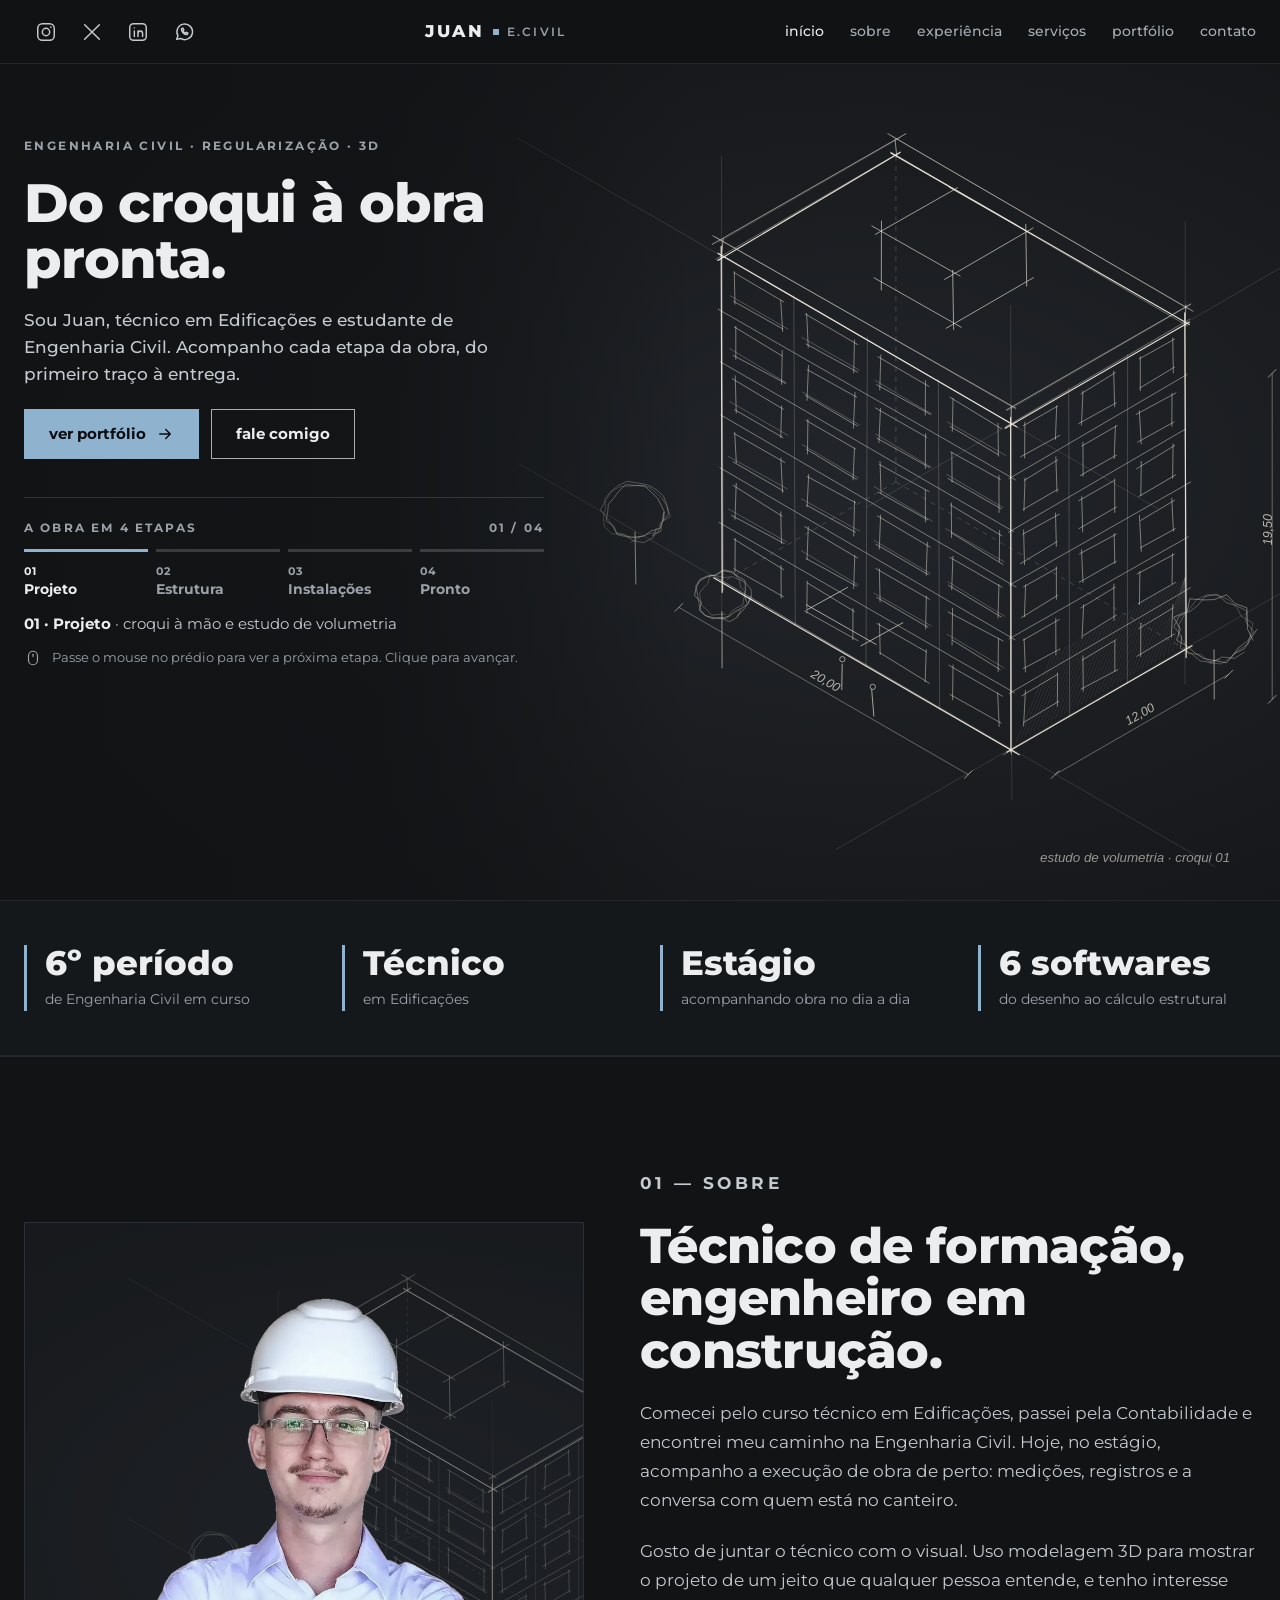
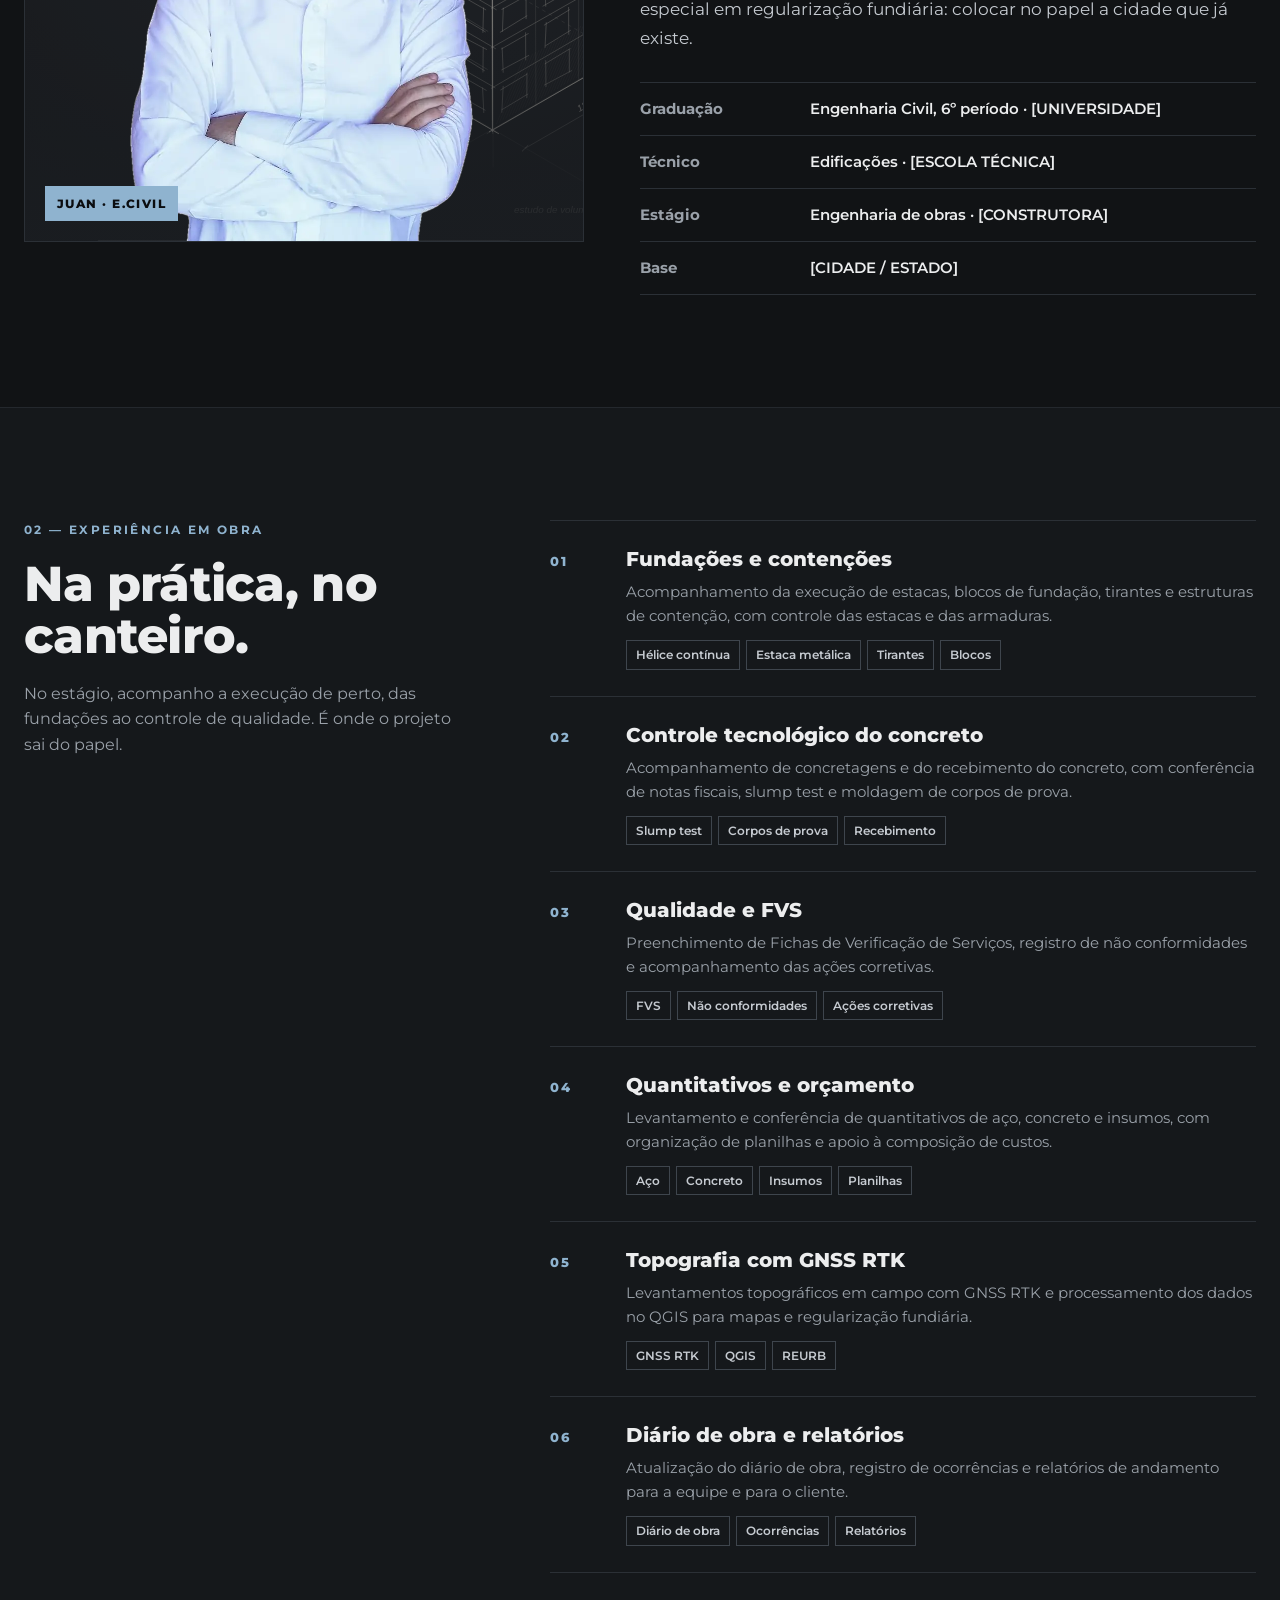
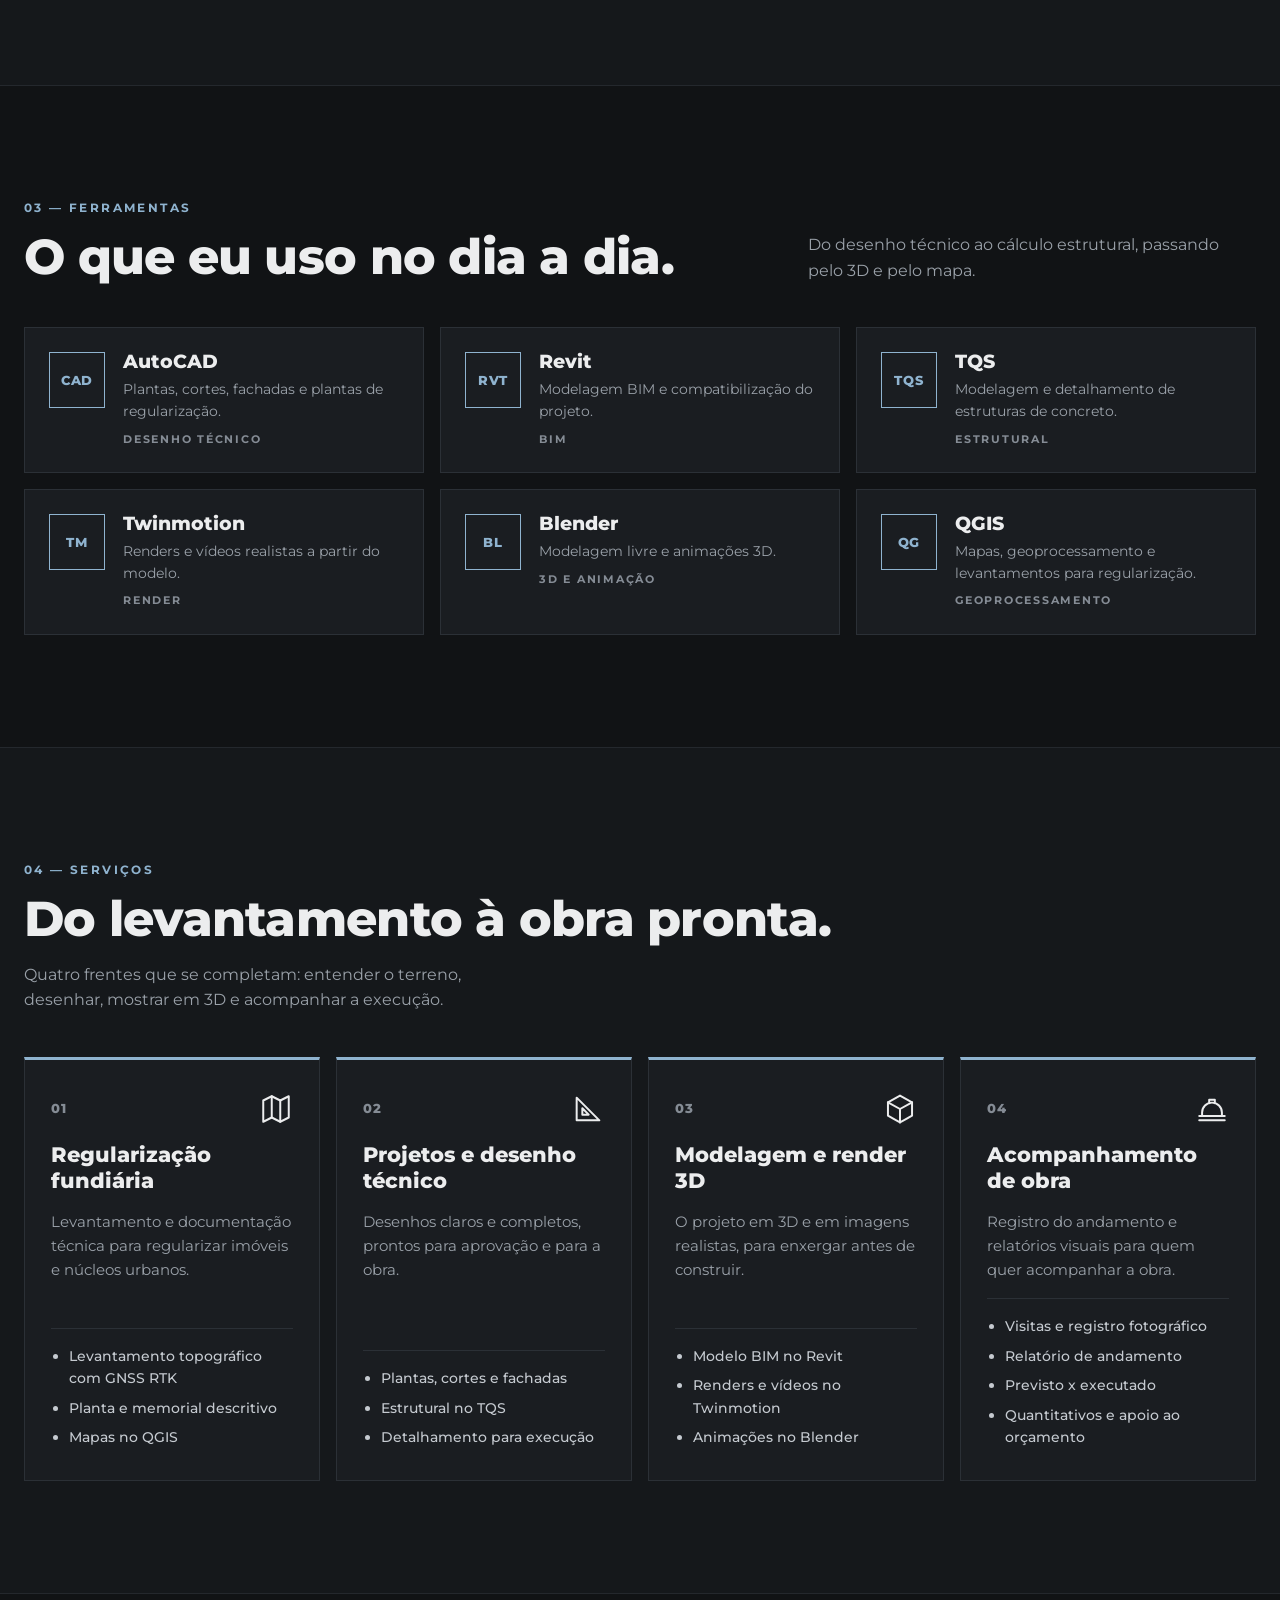
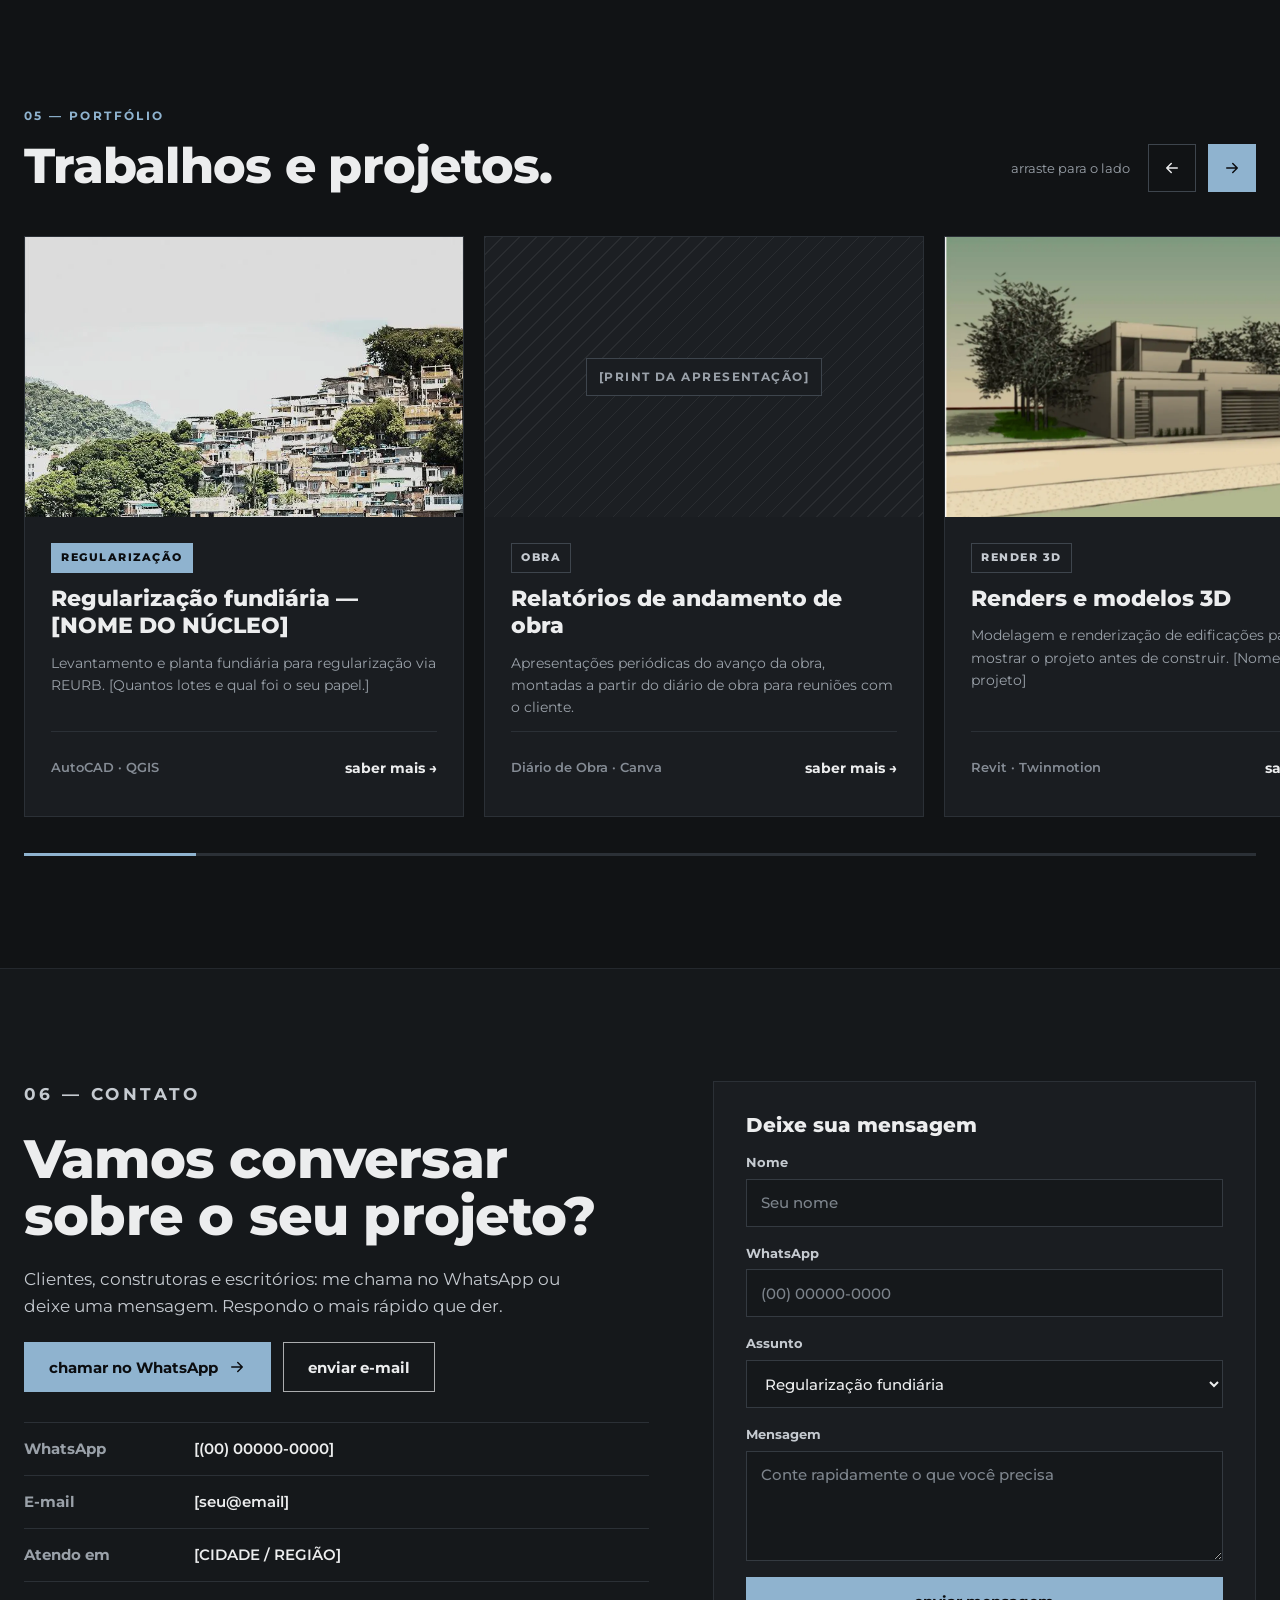
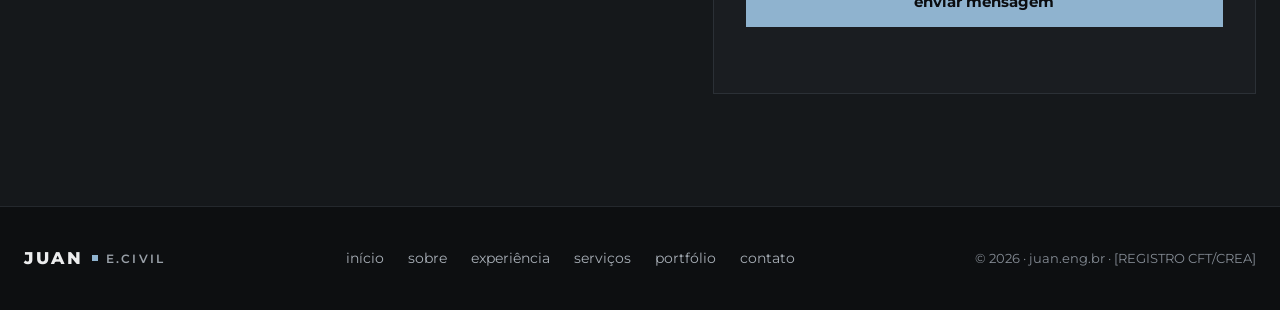
<file: docs/index.html>
<!doctype html>
<html lang="pt-BR">
<head>
<meta charset="utf-8">
<meta name="viewport" content="width=device-width, initial-scale=1">
<title>Juan · Engenharia Civil</title>
<meta name="description" content="Juan, técnico em Edificações e estudante de Engenharia Civil. Regularização fundiária, projetos e desenho técnico, modelagem e render 3D e acompanhamento de obra.">
<meta name="theme-color" content="#111315">
<meta property="og:type" content="website">
<meta property="og:title" content="Juan · Engenharia Civil">
<meta property="og:description" content="Do croqui à obra pronta: regularização fundiária, projetos, 3D e acompanhamento de obra.">
<meta property="og:url" content="https://juan.eng.br/">
<link rel="icon" href="assets/img/favicon.svg" type="image/svg+xml">
<link rel="preconnect" href="https://fonts.googleapis.com">
<link rel="preconnect" href="https://fonts.gstatic.com" crossorigin>
<link href="https://fonts.googleapis.com/css2?family=Montserrat:wght@400;500;600;700;800&display=swap" rel="stylesheet">
<link rel="stylesheet" href="assets/css/style.css">
<script>document.documentElement.classList.add('js');</script>
</head>
<body>

<a class="skip-link" href="#conteudo">Pular para o conteúdo</a>

<header class="site-header">
  <div class="container site-header__inner">
    <div class="socials" aria-label="Redes sociais">
      <a href="#" aria-label="Instagram" data-link="instagram"><svg viewBox="0 0 24 24" aria-hidden="true"><rect x="3" y="3" width="18" height="18" rx="5"/><circle cx="12" cy="12" r="4"/><circle cx="17.3" cy="6.7" r="0.9" class="fill"/></svg></a>
      <a href="#" aria-label="X" data-link="x"><svg viewBox="0 0 24 24" aria-hidden="true"><path d="M4 4l16 16M20 4L4 20"/></svg></a>
      <a href="#" aria-label="LinkedIn" data-link="linkedin"><svg viewBox="0 0 24 24" aria-hidden="true"><rect x="3" y="3" width="18" height="18" rx="4"/><path d="M8 11v6M8 7.5v.01M12 17v-6M12 13.5a2.5 2.5 0 0 1 5 0V17"/></svg></a>
      <a href="#" aria-label="WhatsApp" data-link="whatsapp"><svg viewBox="0 0 24 24" aria-hidden="true"><path d="M4 20l1.4-4A8.5 8.5 0 1 1 8.3 19z"/><path d="M9.2 8.6c0 3.4 2.8 6.2 6.2 6.2l.9-1.6-2-1-1 1a4.4 4.4 0 0 1-2.5-2.5l1-1-1-2z"/></svg></a>
    </div>
    <a class="brand" href="#inicio" aria-label="Juan, Engenharia Civil, início">
      <span class="brand__name">JUAN</span><span class="brand__dot"></span><span class="brand__tag">E.CIVIL</span>
    </a>
    <button class="nav-toggle" type="button" aria-expanded="false" aria-controls="menu" aria-label="Abrir menu">
      <span></span><span></span><span></span>
    </button>
    <nav id="menu" class="nav" aria-label="Principal">
      <a href="#inicio">início</a>
      <a href="#sobre">sobre</a>
      <a href="#experiencia">experiência</a>
      <a href="#servicos">serviços</a>
      <a href="#portfolio">portfólio</a>
      <a href="#contato">contato</a>
    </nav>
  </div>
</header>

<main id="conteudo">

<!-- TOPO: a obra em 4 etapas -->
<section class="hero" id="inicio" aria-label="A obra em 4 etapas">
  <div class="hero__stage" id="hero-stage">
    <img class="hero__img" id="hero-base" src="assets/img/etapas/1-croqui.svg" alt="Croqui à mão de um edifício residencial de seis pavimentos">
    <div class="hero__lens" aria-hidden="true"><img class="hero__img" id="hero-lens" src="assets/img/etapas/2-estrutura.svg" alt=""></div>
    <div class="hero__scrim" aria-hidden="true"></div>
    <div class="hero__ring" aria-hidden="true"></div>
    <div class="hero__tag" aria-hidden="true">próxima: <span id="hero-next">Estrutura</span> · clique</div>
  </div>
  <div class="container hero__content">
    <div class="hero__col" data-noadvance>
      <p class="eyebrow">ENGENHARIA CIVIL · REGULARIZAÇÃO · 3D</p>
      <h1 class="hero__title">Do croqui à obra pronta.</h1>
      <p class="hero__text">Sou Juan, técnico em Edificações e estudante de Engenharia Civil. Acompanho cada etapa da obra, do primeiro traço à entrega.</p>
      <div class="btn-row">
        <a class="btn btn--accent" href="#portfolio">ver portfólio <svg viewBox="0 0 24 24" aria-hidden="true"><path d="M5 12h14M13 6l6 6-6 6"/></svg></a>
        <a class="btn btn--outline" href="#contato">fale comigo</a>
      </div>
      <div class="steps">
        <div class="steps__head"><span>A OBRA EM 4 ETAPAS</span><span id="steps-counter">01 / 04</span></div>
        <div class="steps__list" role="group" aria-label="Etapas da obra">
          <button type="button" class="step is-active" data-step="0" aria-pressed="true"><span class="step__num">01</span><span class="step__name">Projeto</span></button>
          <button type="button" class="step" data-step="1" aria-pressed="false"><span class="step__num">02</span><span class="step__name">Estrutura</span></button>
          <button type="button" class="step" data-step="2" aria-pressed="false"><span class="step__num">03</span><span class="step__name">Instalações</span></button>
          <button type="button" class="step" data-step="3" aria-pressed="false"><span class="step__num">04</span><span class="step__name">Pronto</span></button>
        </div>
        <p class="steps__desc" aria-live="polite"><strong id="steps-name">01 · Projeto</strong> · <span id="steps-desc">croqui à mão e estudo de volumetria</span></p>
        <p class="steps__hint"><svg viewBox="0 0 24 24" aria-hidden="true"><rect x="6" y="3" width="12" height="18" rx="6"/><path d="M12 7v3"/></svg><span class="hint-desktop">Passe o mouse no prédio para ver a próxima etapa. Clique para avançar.</span><span class="hint-touch">Toque no prédio para avançar de etapa.</span></p>
      </div>
    </div>
  </div>
</section>

<!-- NÚMEROS RÁPIDOS -->
<section class="numbers" aria-label="Números rápidos">
  <div class="container numbers__grid">
    <div class="number" data-reveal><strong>6º período</strong><span>de Engenharia Civil em curso</span></div>
    <div class="number" data-reveal><strong>Técnico</strong><span>em Edificações</span></div>
    <div class="number" data-reveal><strong>Estágio</strong><span>acompanhando obra no dia a dia</span></div>
    <div class="number" data-reveal><strong>6 softwares</strong><span>do desenho ao cálculo estrutural</span></div>
  </div>
</section>

<!-- SOBRE -->
<section class="section" id="sobre">
  <div class="container about">
    <div class="about__photo" data-reveal>
      <img class="about__bg" src="assets/img/etapas/1-croqui.svg" alt="" loading="lazy">
      <img class="about__juan" src="assets/img/juan.webp" alt="Juan de capacete branco e camisa social, de braços cruzados" loading="lazy" width="810" height="1100">
      <span class="badge">JUAN · E.CIVIL</span>
    </div>
    <div class="about__text" data-reveal>
      <p class="eyebrow eyebrow--accent">01 — SOBRE</p>
      <h2 class="title">Técnico de formação, engenheiro em construção.</h2>
      <p>Comecei pelo curso técnico em Edificações, passei pela Contabilidade e encontrei meu caminho na Engenharia Civil. Hoje, no estágio, acompanho a execução de obra de perto: medições, registros e a conversa com quem está no canteiro.</p>
      <p>Gosto de juntar o técnico com o visual. Uso modelagem 3D para mostrar o projeto de um jeito que qualquer pessoa entende, e tenho interesse especial em regularização fundiária: colocar no papel a cidade que já existe.</p>
      <dl class="facts">
        <div><dt>Graduação</dt><dd>Engenharia Civil, 6º período · [UNIVERSIDADE]</dd></div>
        <div><dt>Técnico</dt><dd>Edificações · [ESCOLA TÉCNICA]</dd></div>
        <div><dt>Estágio</dt><dd>Engenharia de obras · [CONSTRUTORA]</dd></div>
        <div><dt>Base</dt><dd>[CIDADE / ESTADO]</dd></div>
      </dl>
    </div>
  </div>
</section>

<!-- EXPERIÊNCIA EM OBRA -->
<section class="section section--alt" id="experiencia">
  <div class="container experience">
    <div class="experience__intro" data-reveal>
      <p class="eyebrow eyebrow--accent">02 — EXPERIÊNCIA EM OBRA</p>
      <h2 class="title">Na prática, no canteiro.</h2>
      <p class="section__lead">No estágio, acompanho a execução de perto, das fundações ao controle de qualidade. É onde o projeto sai do papel.</p>
    </div>
    <ol class="exp-list">
      <li class="exp-item" data-reveal>
        <span class="exp-item__num">01</span>
        <div>
          <h3>Fundações e contenções</h3>
          <p>Acompanhamento da execução de estacas, blocos de fundação, tirantes e estruturas de contenção, com controle das estacas e das armaduras.</p>
          <ul class="chips"><li>Hélice contínua</li><li>Estaca metálica</li><li>Tirantes</li><li>Blocos</li></ul>
        </div>
      </li>
      <li class="exp-item" data-reveal>
        <span class="exp-item__num">02</span>
        <div>
          <h3>Controle tecnológico do concreto</h3>
          <p>Acompanhamento de concretagens e do recebimento do concreto, com conferência de notas fiscais, slump test e moldagem de corpos de prova.</p>
          <ul class="chips"><li>Slump test</li><li>Corpos de prova</li><li>Recebimento</li></ul>
        </div>
      </li>
      <li class="exp-item" data-reveal>
        <span class="exp-item__num">03</span>
        <div>
          <h3>Qualidade e FVS</h3>
          <p>Preenchimento de Fichas de Verificação de Serviços, registro de não conformidades e acompanhamento das ações corretivas.</p>
          <ul class="chips"><li>FVS</li><li>Não conformidades</li><li>Ações corretivas</li></ul>
        </div>
      </li>
      <li class="exp-item" data-reveal>
        <span class="exp-item__num">04</span>
        <div>
          <h3>Quantitativos e orçamento</h3>
          <p>Levantamento e conferência de quantitativos de aço, concreto e insumos, com organização de planilhas e apoio à composição de custos.</p>
          <ul class="chips"><li>Aço</li><li>Concreto</li><li>Insumos</li><li>Planilhas</li></ul>
        </div>
      </li>
      <li class="exp-item" data-reveal>
        <span class="exp-item__num">05</span>
        <div>
          <h3>Topografia com GNSS RTK</h3>
          <p>Levantamentos topográficos em campo com GNSS RTK e processamento dos dados no QGIS para mapas e regularização fundiária.</p>
          <ul class="chips"><li>GNSS RTK</li><li>QGIS</li><li>REURB</li></ul>
        </div>
      </li>
      <li class="exp-item" data-reveal>
        <span class="exp-item__num">06</span>
        <div>
          <h3>Diário de obra e relatórios</h3>
          <p>Atualização do diário de obra, registro de ocorrências e relatórios de andamento para a equipe e para o cliente.</p>
          <ul class="chips"><li>Diário de obra</li><li>Ocorrências</li><li>Relatórios</li></ul>
        </div>
      </li>
    </ol>
  </div>
</section>

<!-- FERRAMENTAS -->
<section class="section" id="ferramentas">
  <div class="container">
    <div class="section__head" data-reveal>
      <div><p class="eyebrow eyebrow--accent">03 — FERRAMENTAS</p><h2 class="title">O que eu uso no dia a dia.</h2></div>
      <p class="section__lead">Do desenho técnico ao cálculo estrutural, passando pelo 3D e pelo mapa.</p>
    </div>
    <div class="tools">
      <div class="tool" data-reveal><span class="tool__mark">CAD</span><div><h3>AutoCAD</h3><p>Plantas, cortes, fachadas e plantas de regularização.</p><small>DESENHO TÉCNICO</small></div></div>
      <div class="tool" data-reveal><span class="tool__mark">RVT</span><div><h3>Revit</h3><p>Modelagem BIM e compatibilização do projeto.</p><small>BIM</small></div></div>
      <div class="tool" data-reveal><span class="tool__mark">TQS</span><div><h3>TQS</h3><p>Modelagem e detalhamento de estruturas de concreto.</p><small>ESTRUTURAL</small></div></div>
      <div class="tool" data-reveal><span class="tool__mark">TM</span><div><h3>Twinmotion</h3><p>Renders e vídeos realistas a partir do modelo.</p><small>RENDER</small></div></div>
      <div class="tool" data-reveal><span class="tool__mark">BL</span><div><h3>Blender</h3><p>Modelagem livre e animações 3D.</p><small>3D E ANIMAÇÃO</small></div></div>
      <div class="tool" data-reveal><span class="tool__mark">QG</span><div><h3>QGIS</h3><p>Mapas, geoprocessamento e levantamentos para regularização.</p><small>GEOPROCESSAMENTO</small></div></div>
    </div>
  </div>
</section>

<!-- SERVIÇOS -->
<section class="section section--alt" id="servicos">
  <div class="container">
    <div class="section__head" data-reveal>
      <div><p class="eyebrow eyebrow--accent">04 — SERVIÇOS</p><h2 class="title">Do levantamento à obra pronta.</h2></div>
      <p class="section__lead">Quatro frentes que se completam: entender o terreno, desenhar, mostrar em 3D e acompanhar a execução.</p>
    </div>
    <div class="services">
      <article class="service" data-reveal>
        <div class="service__top"><span>01</span><svg viewBox="0 0 24 24" aria-hidden="true"><path d="M3 6l6-3 6 3 6-3v15l-6 3-6-3-6 3z"/><path d="M9 3v15M15 6v15"/></svg></div>
        <h3>Regularização fundiária</h3>
        <p>Levantamento e documentação técnica para regularizar imóveis e núcleos urbanos.</p>
        <ul><li>Levantamento topográfico com GNSS RTK</li><li>Planta e memorial descritivo</li><li>Mapas no QGIS</li></ul>
      </article>
      <article class="service" data-reveal>
        <div class="service__top"><span>02</span><svg viewBox="0 0 24 24" aria-hidden="true"><path d="M4 20V4l16 16z"/><path d="M8 16v-4.5l4.5 4.5z"/></svg></div>
        <h3>Projetos e desenho técnico</h3>
        <p>Desenhos claros e completos, prontos para aprovação e para a obra.</p>
        <ul><li>Plantas, cortes e fachadas</li><li>Estrutural no TQS</li><li>Detalhamento para execução</li></ul>
      </article>
      <article class="service" data-reveal>
        <div class="service__top"><span>03</span><svg viewBox="0 0 24 24" aria-hidden="true"><path d="M12 2.5l8.5 4.75v9.5L12 21.5l-8.5-4.75v-9.5z"/><path d="M3.5 7.25L12 12l8.5-4.75M12 12v9.5"/></svg></div>
        <h3>Modelagem e render 3D</h3>
        <p>O projeto em 3D e em imagens realistas, para enxergar antes de construir.</p>
        <ul><li>Modelo BIM no Revit</li><li>Renders e vídeos no Twinmotion</li><li>Animações no Blender</li></ul>
      </article>
      <article class="service" data-reveal>
        <div class="service__top"><span>04</span><svg viewBox="0 0 24 24" aria-hidden="true"><path d="M3 17h18M5 17v-2.5a7 7 0 0 1 14 0V17M10 8V5.5h4V8M3 20h18"/></svg></div>
        <h3>Acompanhamento de obra</h3>
        <p>Registro do andamento e relatórios visuais para quem quer acompanhar a obra.</p>
        <ul><li>Visitas e registro fotográfico</li><li>Relatório de andamento</li><li>Previsto x executado</li><li>Quantitativos e apoio ao orçamento</li></ul>
      </article>
    </div>
  </div>
</section>

<!-- PORTFÓLIO -->
<section class="section section--flush" id="portfolio">
  <div class="container section__head" data-reveal>
    <div><p class="eyebrow eyebrow--accent">05 — PORTFÓLIO</p><h2 class="title">Trabalhos e projetos.</h2></div>
    <div class="carousel__controls">
      <span class="carousel__hint">arraste para o lado</span>
      <button type="button" class="icon-btn" data-carousel="prev" aria-label="Projeto anterior"><svg viewBox="0 0 24 24" aria-hidden="true"><path d="M19 12H5M11 6l-6 6 6 6"/></svg></button>
      <button type="button" class="icon-btn icon-btn--accent" data-carousel="next" aria-label="Próximo projeto"><svg viewBox="0 0 24 24" aria-hidden="true"><path d="M5 12h14M13 6l6 6-6 6"/></svg></button>
    </div>
  </div>
  <div class="carousel" id="carousel" tabindex="0" aria-label="Projetos do portfólio">
    <article class="card">
      <img class="card__img" src="assets/img/comunidade.webp" alt="Comunidade em encosta, área de regularização fundiária" loading="lazy" draggable="false">
      <div class="card__body">
        <span class="tag tag--accent">REGULARIZAÇÃO</span>
        <h3>Regularização fundiária — [NOME DO NÚCLEO]</h3>
        <p>Levantamento e planta fundiária para regularização via REURB. [Quantos lotes e qual foi o seu papel.]</p>
        <div class="card__foot"><span>AutoCAD · QGIS</span><a href="#contato">saber mais →</a></div>
      </div>
    </article>
    <article class="card">
      <div class="card__img card__img--placeholder"><span>[PRINT DA APRESENTAÇÃO]</span></div>
      <div class="card__body">
        <span class="tag">OBRA</span>
        <h3>Relatórios de andamento de obra</h3>
        <p>Apresentações periódicas do avanço da obra, montadas a partir do diário de obra para reuniões com o cliente.</p>
        <div class="card__foot"><span>Diário de Obra · Canva</span><a href="#contato">saber mais →</a></div>
      </div>
    </article>
    <article class="card">
      <img class="card__img" src="assets/img/render.webp" alt="Render 3D de residência de dois pavimentos" loading="lazy" draggable="false">
      <div class="card__body">
        <span class="tag">RENDER 3D</span>
        <h3>Renders e modelos 3D</h3>
        <p>Modelagem e renderização de edificações para mostrar o projeto antes de construir. [Nome do projeto]</p>
        <div class="card__foot"><span>Revit · Twinmotion</span><a href="#contato">saber mais →</a></div>
      </div>
    </article>
    <article class="card">
      <img class="card__img" src="assets/img/desenho.webp" alt="Croqui a lápis de residência moderna" loading="lazy" draggable="false">
      <div class="card__body">
        <span class="tag">ESTUDOS</span>
        <h3>Projetos de estudo</h3>
        <p>Projetos feitos na faculdade e por conta própria, do croqui ao detalhamento. [Disciplina ou tema]</p>
        <div class="card__foot"><span>AutoCAD · Revit · TQS</span><a href="#contato">saber mais →</a></div>
      </div>
    </article>
    <article class="card">
      <div class="card__img card__img--placeholder"><span>EM BREVE</span></div>
      <div class="card__body">
        <span class="tag">OBRA · 3D</span>
        <h3>Maquete 3D de andamento de obra</h3>
        <p>Site com o prédio em 3D mostrando o avanço da obra para os proprietários.</p>
        <div class="card__foot"><span>Revit · Twinmotion · Web</span><span class="muted">em validação</span></div>
      </div>
    </article>
  </div>
  <div class="container"><div class="progress" aria-hidden="true"><div class="progress__bar" id="carousel-progress"></div></div></div>
</section>

<!-- CONTATO -->
<section class="section section--alt" id="contato">
  <div class="container contact">
    <div class="contact__text" data-reveal>
      <p class="eyebrow eyebrow--accent">06 — CONTATO</p>
      <h2 class="title title--xl">Vamos conversar sobre o seu projeto?</h2>
      <p>Clientes, construtoras e escritórios: me chama no WhatsApp ou deixe uma mensagem. Respondo o mais rápido que der.</p>
      <div class="btn-row">
        <a class="btn btn--accent" href="#" data-link="whatsapp">chamar no WhatsApp <svg viewBox="0 0 24 24" aria-hidden="true"><path d="M5 12h14M13 6l6 6-6 6"/></svg></a>
        <a class="btn btn--outline" href="#" data-link="email">enviar e-mail</a>
      </div>
      <dl class="facts">
        <div><dt>WhatsApp</dt><dd data-text="whatsapp">[(00) 00000-0000]</dd></div>
        <div><dt>E-mail</dt><dd data-text="email">[seu@email]</dd></div>
        <div><dt>Atendo em</dt><dd>[CIDADE / REGIÃO]</dd></div>
      </dl>
    </div>
    <form class="form" id="contact-form" data-reveal novalidate>
      <h3>Deixe sua mensagem</h3>
      <label>Nome<input type="text" name="nome" placeholder="Seu nome" autocomplete="name" required></label>
      <label>WhatsApp<input type="tel" name="telefone" placeholder="(00) 00000-0000" autocomplete="tel"></label>
      <label>Assunto<select name="assunto"><option>Regularização fundiária</option><option>Projetos e desenho técnico</option><option>Modelagem e render 3D</option><option>Acompanhamento de obra</option><option>Vaga de estágio ou emprego</option></select></label>
      <label>Mensagem<textarea name="mensagem" rows="4" placeholder="Conte rapidamente o que você precisa" required></textarea></label>
      <button class="btn btn--accent btn--block" type="submit">enviar mensagem</button>
      <p class="form__note" id="form-note" role="status"></p>
    </form>
  </div>
</section>

</main>

<footer class="site-footer">
  <div class="container site-footer__inner">
    <a class="brand" href="#inicio"><span class="brand__name">JUAN</span><span class="brand__dot"></span><span class="brand__tag">E.CIVIL</span></a>
    <nav class="footer-nav" aria-label="Rodapé">
      <a href="#inicio">início</a><a href="#sobre">sobre</a><a href="#experiencia">experiência</a><a href="#servicos">serviços</a><a href="#portfolio">portfólio</a><a href="#contato">contato</a>
    </nav>
    <span class="site-footer__copy">© <span id="year">2026</span> · juan.eng.br · [REGISTRO CFT/CREA]</span>
  </div>
</footer>

<script src="assets/js/main.js"></script>
</body>
</html>
</file>
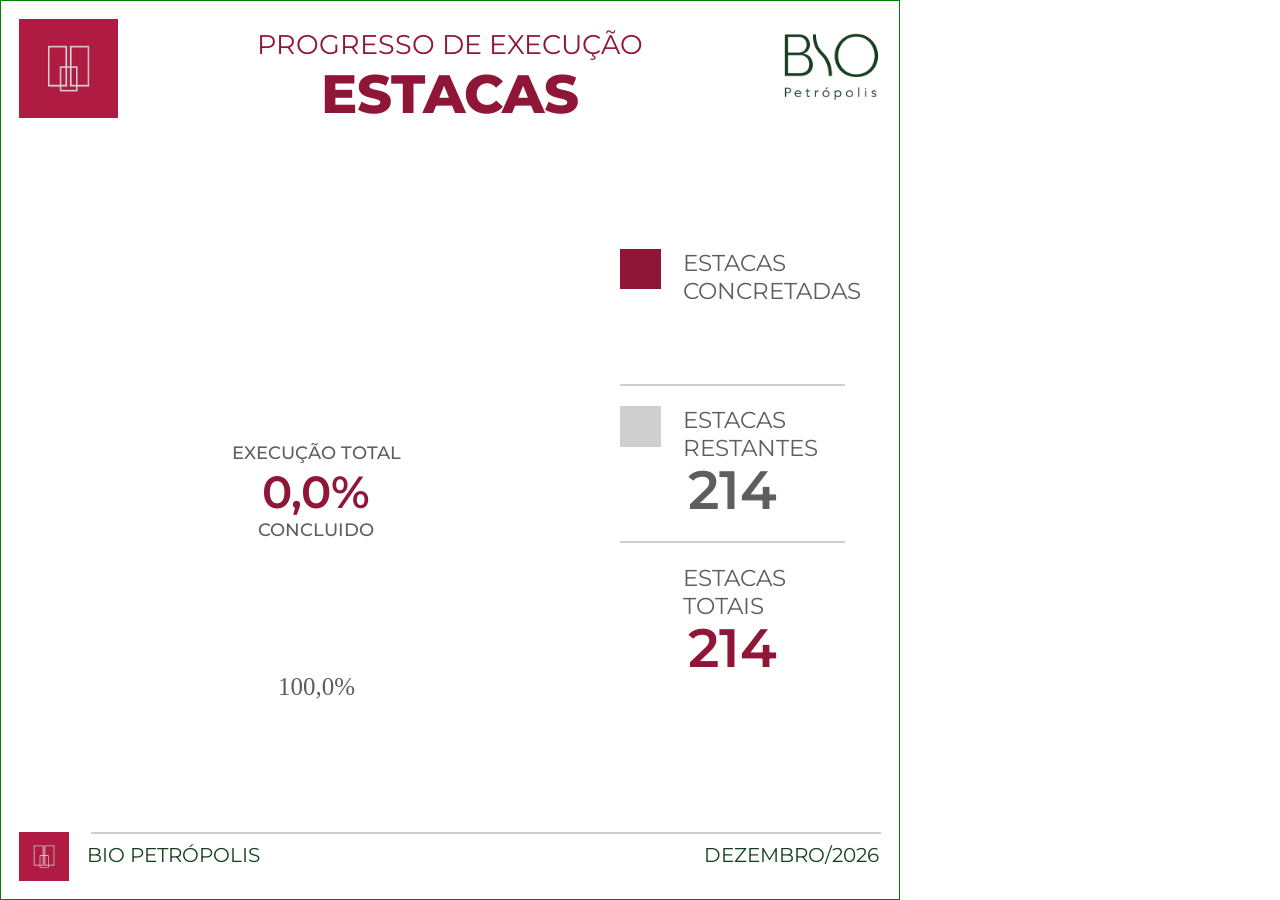
<file: docs/bio/estacas.html>
<!DOCTYPE html>
<html lang="en">
<head>
	<meta charset="UTF-8">
	<meta name="viewport" content="width=device-width, initial-scale=1.0">
	<title>BIO Estacas</title>
	<link rel="preconnect" href="https://fonts.googleapis.com">
	<link rel="preconnect" href="https://fonts.gstatic.com" crossorigin>
	<link href="https://fonts.googleapis.com/css2?family=Montserrat:ital,wght@0,100..900;1,100..900&display=swap" rel="stylesheet">
	<style>
* {
	box-sizing: border-box;
}
body {
	background-color: white;
	position: relative;
	width: 100vh;
	height: 100vh;
	border:1px solid green;
	font-size: 5vh;
	margin: 0;
	font-family: "Montserrat", sans-serif;
	font-optical-sizing: auto;
	font-weight: 100;
	font-style: normal;
	text-align: center;
	color: #8f1637;
}
@media screen and (orientation: portrait) {
	body {
		width: 100vw;
		height: 100vw;
		font-size: 5vw;
	}
}
header {
	width:100%;
	height:3em;
}
header .macan, header .bio {
	width:2.2em;
	height:2.2em;
	margin: 0.4em;
}
header .macan {
	float: left;
}
header .bio {
	float: right;
}
footer {
	position: absolute;
	bottom: 0;
	left: 0;
	width: 100%;
	height: 1.5em;
}
footer .macan {
	float: left;
	width:1.1em;
	height:1.1em;
	margin: 0 0.4em 0.4em 0.4em;/* ^ > v < */
}
.l {
	left:0;
	right:0;
	position: absolute;
	height: 0.05em;
	background-color: #cfcfcf;
}
.t1, .t2 {
	margin:0;
	color:#17401f;
	font-weight: 400;
	font-size: 0.45em;
	padding-top: 0.5em;
}
.t1 {
	float: left;
}
.t2 {
	padding-right: 1em; 
	float: right;
}

h1, h2 {
	font-style: normal;
	margin:0;
	padding:0;
}
h2 {
	padding-top: 1em;
	font-weight: 400;
	font-size: 0.6em;
}
h1 {
	font-weight: 800;
	font-size: 1.2em;
}
.props {
	position: absolute;
	right: 1.2em;
	top: 5em;
	width: 5em;
}
.prop {
	position: relative;
	width: 100%;
	height: 3em;
	margin-top: 0.5em;
	/*border:1px solid green;*/
}
.prop .bl {
	width: 0.9em;
	height: 0.9em;
}
.prop .name {
	position: absolute;
	width: calc(100% - 2.8em);
	right: 0;
	top: 0;
	font-size: 0.5em;
	text-align: left;
	font-weight: 400;
	color: #5e5e5e;
}
.prop h3 {
	margin: 0;
	padding: 0.2em;
	font-size: 1.2em;
	font-weight: 600;
}
#graph {
	z-index: -1;
	position: absolute;
	left: 1.5em;
	top: 5.5em;
	width: 11em;
	height: 11em;
}
.graph-value {
	position: absolute;
	left: 1.5em;
	width: 11em;
	top: 9.8em;
}
.graph-value p {
	color: #5e5e5e;
	font-size: 0.4em;
	font-weight: 500;
	padding: 0;
	margin: 0;
}
.graph-value h3 {
	font-size: 1em;
	font-weight: 600;
	padding: 0;
	margin: 0;
}
	</style>
	<script>
const estacas = 214;
function main () {
	let executadas = (new URLSearchParams(window.location.search)).get('exec');
	const props = Array.from(document.body.querySelector(".props").querySelectorAll('.prop'));
	props[0].querySelector('h3').innerText = executadas;
	props[1].querySelector('h3').innerText = estacas - executadas;
	props[2].querySelector('h3').innerText = estacas;

	let porc_executadas = (executadas/estacas*100.0).toFixed(1).replace('.',',')+'%';
	let porc_nexecutadas = ((1.0 - executadas/estacas)*100.0).toFixed(1).replace('.',',')+'%';
	document.body.querySelector('.graph-value').querySelector('h3').innerText = porc_executadas;

	const canvas = document.getElementById('graph');// as HTMLCanvasElement;
	const resolucao = canvas.clientWidth;
	const hr = resolucao /2;
	const chr = hr*0.55;
	const rtexto = (hr+chr)*0.5;
	canvas.height = resolucao;
	canvas.width = resolucao;
	const ctx = canvas.getContext("2d");
	function arco(i, e) {
		i=i *2*Math.PI-Math.PI/2;
		e=e *2*Math.PI-Math.PI/2;
		ctx.beginPath();
		ctx.arc(hr,hr,hr-2, i, e);
		ctx.arc(hr,hr,chr, e, i, true);
		ctx.closePath();
		ctx.fill();
	}
	ctx.fillStyle='#8f1637';
	arco(0, executadas/estacas);
	ctx.fillStyle='#cfcfcf';
	arco(executadas/estacas, 0);
	ctx.strokeStyle='white';
	ctx.lineWidth = 2;
	ctx.stroke();

	ctx.font = (resolucao*0.05).toFixed(0)+"px Verdana";
	ctx.textBaseline="middle";
	ctx.textAlign="center";
	function texto(valor, angle) {
		angle *= 2*Math.PI;
		let x = hr + Math.sin(angle)*rtexto;
		let y = hr - Math.cos(angle)*rtexto;
		ctx.fillText(valor, x, y);
	}
	ctx.fillStyle='white';
	texto (porc_executadas, executadas/(estacas*2));
	ctx.fillStyle='#5e5e5e';
	texto (porc_nexecutadas, - (1.0 - (executadas/estacas)) * 0.5);

	const agora = new Date(Date.now());
	
	
	document.body.querySelector('.t2').innerText = ([
		"JANEIRO",
		"FEVEREIRO",
		"MARÇO",
		"ABRIL",
		"MAIO",
		"JUNHO",
		"JULHO",
		"AGOSTO",
		"SETEMBRO",
		"OUTUBRO",
		"NOVEMBRO",
		"DEZEMBRO"
	])[agora.getMonth()]+"/"+agora.getFullYear();
}
addEventListener("load", main);
	</script>
</head>
<body>
	<header>
		<img class="macan" src="./rsc/macan.png"/>
		<img class="bio" src="./rsc/bio.png"/>
		<h2>PROGRESSO DE EXECUÇÃO</h2>
		<h1>ESTACAS</h1>
	</header>
	<footer>
		<div class="l" style="left: 2em; right: 0.4em;"></div>
		<img class="macan" src="./rsc/macan.png"/>
		<p class="t1">BIO PETRÓPOLIS</p>
		<p class="t2">--/--</p>
	</footer>
	<div class="props">
		<div class="prop">
			<div class="bl" style="background-color: #8f1637;"></div>
			<div class="name">ESTACAS CONCRETADAS</div>
			<h3>--</h3>
		</div>
		<div class="l"></div>
		<div class="prop">
			<div class="bl" style="background-color: #cfcfcf;"></div>
			<div class="name">ESTACAS RESTANTES</div>
			<h3 style="color: #5e5e5e;">--</h3>
		</div>
		<div class="l"></div>
		<div class="prop">
			<div class="bl"></div>
			<div class="name">ESTACAS TOTAIS</div>
			<h3>--</h3>
		</div>
	</div>
	<canvas id="graph">
		
	</canvas>
	<div class="graph-value">
		<p>EXECUÇÃO TOTAL</p>
		<h3>52,3%</h3>
		<p>CONCLUIDO</p>
	</div>
</body>
</html>
</file>
<file: docs/assets/css/style.css>
/* ==========================================================
   juan.eng.br — estilos
   Cores: troque aqui e o site inteiro muda (paleta Aço e concreto)
   ========================================================== */
:root {
  --bg: #111315;
  --bg-alt: #15181b;
  --bg-footer: #0d0f11;
  --surface: #1a1d21;
  --hatch: #1c1f23;
  --border: #2b3036;
  --border-soft: #24282d;
  --input-border: #343a41;
  --outline: #3e454d;
  --text: #ecedee;
  --text-2: #c5cad0;
  --muted: #9aa1a9;
  --dim: #858c95;
  --accent: #8fb3cf;
  --on-accent: #0b0d10;

  --font: 'Montserrat', system-ui, -apple-system, 'Segoe UI', sans-serif;
  --container: 1280px;
  --header-h: 64px;
  --lens-r: 150px;
}

*, *::before, *::after { box-sizing: border-box; }
html { scroll-behavior: smooth; scroll-padding-top: var(--header-h); }
body {
  margin: 0;
  background: var(--bg);
  color: var(--text);
  font-family: var(--font);
  font-size: 16px;
  line-height: 1.6;
  -webkit-font-smoothing: antialiased;
}
img { max-width: 100%; display: block; }
a { color: var(--text); }
h1, h2, h3 { margin: 0; line-height: 1.1; }
p { margin: 0; }
svg { width: 1em; height: 1em; fill: none; stroke: currentColor; stroke-width: 1.6; stroke-linecap: round; stroke-linejoin: round; }
:focus-visible { outline: 2px solid var(--accent); outline-offset: 3px; }

.container { max-width: var(--container); margin: 0 auto; padding: 0 24px; }
.skip-link { position: absolute; left: -9999px; top: 8px; z-index: 100; padding: 10px 14px; background: var(--accent); color: var(--on-accent); font-weight: 700; }
.skip-link:focus { left: 8px; }

/* ---------- Cabeçalho ---------- */
.site-header { position: sticky; top: 0; z-index: 50; height: var(--header-h); background: rgba(17, 19, 21, 0.94); backdrop-filter: blur(8px); border-bottom: 1px solid var(--border-soft); }
.site-header__inner { height: 100%; display: flex; align-items: center; justify-content: space-between; gap: 24px; }
.socials { display: flex; gap: 2px; }
.socials a { width: 44px; height: 44px; display: flex; align-items: center; justify-content: center; color: var(--text-2); transition: color .2s; }
.socials a:hover { color: var(--text); }
.socials svg { font-size: 22px; }
.socials svg .fill { fill: currentColor; stroke: none; }
.brand { display: inline-flex; align-items: center; gap: 8px; min-height: 44px; text-decoration: none; }
.brand__name { font-weight: 800; font-size: 17px; letter-spacing: .16em; color: var(--text); }
.brand__dot { width: 6px; height: 6px; background: var(--accent); }
.brand__tag { font-weight: 600; font-size: 12px; letter-spacing: .18em; color: var(--muted); }
.nav { display: flex; gap: 26px; }
.nav a { padding: 12px 0; font-size: 14px; font-weight: 500; color: #a7aeb6; text-decoration: none; transition: color .2s; }
.nav a:hover, .nav a.is-current { color: var(--text); }
.nav-toggle { display: none; width: 44px; height: 44px; padding: 12px 10px; background: transparent; border: 0; cursor: pointer; flex-direction: column; justify-content: space-between; }
.nav-toggle span { display: block; height: 2px; background: var(--text); transition: transform .25s, opacity .25s; }
.nav-toggle[aria-expanded="true"] span:nth-child(1) { transform: translateY(8px) rotate(45deg); }
.nav-toggle[aria-expanded="true"] span:nth-child(2) { opacity: 0; }
.nav-toggle[aria-expanded="true"] span:nth-child(3) { transform: translateY(-8px) rotate(-45deg); }

/* ---------- Tipografia e botões ---------- */
.eyebrow { font-size: 12px; font-weight: 700; letter-spacing: .2em; color: var(--muted); }
.eyebrow--accent { color: var(--accent); }
.title { font-size: clamp(30px, 3.8vw, 52px); font-weight: 800; letter-spacing: -.015em; line-height: 1.08; }
.title--xl { font-size: clamp(32px, 4.2vw, 56px); line-height: 1.06; }
.btn-row { display: flex; flex-wrap: wrap; gap: 12px; }
.btn { display: inline-flex; align-items: center; justify-content: center; gap: 10px; min-height: 50px; padding: 0 24px; font: 700 15px/1 var(--font); text-decoration: none; border: 1.5px solid transparent; cursor: pointer; transition: filter .2s, background-color .2s; }
.btn svg { font-size: 18px; stroke-width: 2; }
.btn--accent { background: var(--accent); color: var(--on-accent); }
.btn--accent:hover { filter: brightness(1.08); color: var(--on-accent); }
.btn--outline { border-color: rgba(236, 237, 238, .7); color: var(--text); background: transparent; }
.btn--outline:hover { background: rgba(236, 237, 238, .08); }
.btn--block { width: 100%; }

/* ---------- Topo (hero) ---------- */
.hero { position: relative; height: clamp(680px, calc(100vh - var(--header-h)), 900px); overflow: hidden; background: #15181b; }
.hero__stage { position: absolute; inset: 0; cursor: pointer; }
.hero__img { position: absolute; inset: 0; width: 100%; height: 100%; object-fit: cover; object-position: 70% 50%; user-select: none; -webkit-user-drag: none; }
.hero__lens { position: absolute; inset: 0; clip-path: circle(0 at var(--x, 70%) var(--y, 45%)); transition: clip-path .14s ease-out; pointer-events: none; }
.hero__stage.is-hover .hero__lens { clip-path: circle(var(--lens-r) at var(--x) var(--y)); }
.hero__scrim { position: absolute; inset: 0; pointer-events: none; background: linear-gradient(90deg, rgba(17,19,21,.95) 0%, rgba(17,19,21,.82) 30%, rgba(17,19,21,0) 54%); }
.hero__ring, .hero__tag { position: absolute; left: 0; top: 0; pointer-events: none; opacity: 0; transition: opacity .2s; will-change: transform; }
.hero__ring { width: calc(var(--lens-r) * 2); height: calc(var(--lens-r) * 2); border-radius: 50%; border: 1.5px solid rgba(236,237,238,.8); box-shadow: 0 0 0 1px rgba(0,0,0,.25), 0 18px 50px rgba(0,0,0,.35); transform: translate(calc(var(--x) - var(--lens-r)), calc(var(--y) - var(--lens-r))); }
.hero__tag { padding: 7px 12px; background: var(--accent); color: var(--on-accent); font-size: 12px; font-weight: 800; letter-spacing: .06em; white-space: nowrap; transform: translate(calc(var(--x) - 50%), calc(var(--y) + var(--lens-r) + 14px)); }
.hero__stage.is-hover .hero__ring, .hero__stage.is-hover .hero__tag { opacity: 1; }
.hero__content { position: relative; z-index: 2; padding-top: 72px; pointer-events: none; }
.hero__col { max-width: 520px; display: flex; flex-direction: column; gap: 20px; pointer-events: auto; }
.hero__title { font-size: clamp(38px, 4.2vw, 60px); font-weight: 800; letter-spacing: -.02em; line-height: 1.04; }
.hero__text { max-width: 30em; font-size: 17px; font-weight: 500; color: var(--text-2); }
.steps { display: flex; flex-direction: column; gap: 12px; margin-top: 18px; padding-top: 20px; border-top: 1px solid rgba(236,237,238,.14); }
.steps__head { display: flex; justify-content: space-between; font-size: 12px; font-weight: 700; letter-spacing: .18em; color: var(--muted); }
.steps__list { display: grid; grid-template-columns: repeat(4, minmax(0, 1fr)); gap: 8px; }
.step { min-height: 52px; padding: 10px 0 0; background: transparent; border: 0; border-top: 3px solid rgba(236,237,238,.18); color: var(--muted); font-family: var(--font); text-align: left; cursor: pointer; transition: border-color .25s, color .25s; }
.step.is-done { border-top-color: rgba(236,237,238,.55); }
.step.is-active { border-top-color: var(--accent); color: var(--text); }
.step__num { display: block; font-size: 11px; font-weight: 700; letter-spacing: .12em; }
.step__name { display: block; margin-top: 2px; font-size: 14px; font-weight: 700; }
.steps__desc { font-size: 15px; line-height: 1.5; color: var(--text-2); }
.steps__desc strong { color: var(--text); }
.steps__hint { display: flex; align-items: center; gap: 10px; font-size: 13px; color: var(--muted); }
.steps__hint svg { flex: 0 0 18px; font-size: 18px; }
.hint-touch { display: none; }
@media (hover: none) { .hint-desktop { display: none; } .hint-touch { display: inline; } }

/* ---------- Números ---------- */
.numbers { background: var(--bg-alt); border-top: 1px solid var(--border-soft); border-bottom: 1px solid var(--border-soft); }
.numbers__grid { display: grid; grid-template-columns: repeat(4, minmax(0, 1fr)); gap: 28px 40px; padding-top: 44px; padding-bottom: 44px; }
.number { border-left: 3px solid var(--accent); padding-left: 18px; }
.number strong { display: block; font-size: 34px; font-weight: 800; line-height: 1.1; }
.number span { display: block; margin-top: 6px; font-size: 14px; color: var(--muted); }

/* ---------- Seções ---------- */
.section { padding: 112px 0; background: var(--bg); border-top: 1px solid var(--border-soft); }
.section--alt { background: var(--bg-alt); }
.section--flush { padding-bottom: 0; }
.section__head { display: flex; flex-wrap: wrap; justify-content: space-between; align-items: flex-end; gap: 16px 48px; margin-bottom: 44px; }
.section__head > div:first-child { display: flex; flex-direction: column; gap: 14px; }
.section__lead { max-width: 28em; color: var(--muted); }

/* Sobre */
.about { display: grid; grid-template-columns: minmax(0, 1fr) minmax(0, 1.1fr); gap: 56px; align-items: center; }
.about__photo { position: relative; height: 620px; overflow: hidden; background: var(--surface); border: 1px solid var(--border); }
.about__bg { position: absolute; inset: 0; width: 100%; height: 100%; object-fit: cover; object-position: 72% 40%; opacity: .55; }
.about__photo::after { content: ''; position: absolute; left: 0; right: 0; bottom: 0; height: 220px; background: linear-gradient(180deg, rgba(26,29,33,0), rgba(26,29,33,.9)); }
.about__juan { position: absolute; z-index: 1; bottom: 0; left: 50%; transform: translateX(-50%); height: 560px; width: auto; max-width: none; }
.badge { position: absolute; z-index: 2; left: 20px; bottom: 20px; padding: 8px 12px; background: var(--accent); color: var(--on-accent); font-size: 12px; font-weight: 800; letter-spacing: .12em; }
.about__text { display: flex; flex-direction: column; gap: 22px; }
.about__text > p { font-size: 17px; line-height: 1.7; color: var(--text-2); }
.facts { margin: 8px 0 0; border-top: 1px solid var(--border); font-size: 15px; }
.facts div { display: flex; flex-wrap: wrap; gap: 4px 20px; padding: 14px 0; border-bottom: 1px solid var(--border); }
.facts dt { flex: 0 0 150px; font-weight: 700; color: var(--muted); }
.facts dd { margin: 0; font-weight: 600; }

/* Experiência em obra */
.experience { display: grid; grid-template-columns: minmax(0, .8fr) minmax(0, 1.2fr); gap: 56px; align-items: start; }
.experience__intro { position: sticky; top: calc(var(--header-h) + 40px); display: flex; flex-direction: column; gap: 18px; }
.exp-list { list-style: none; margin: 0; padding: 0; border-top: 1px solid var(--border); }
.exp-item { display: grid; grid-template-columns: 56px minmax(0, 1fr); gap: 20px; padding: 26px 0; border-bottom: 1px solid var(--border); }
.exp-item__num { padding-top: 4px; font-size: 13px; font-weight: 800; letter-spacing: .1em; color: var(--accent); }
.exp-item h3 { font-size: 20px; font-weight: 800; line-height: 1.25; }
.exp-item p { margin-top: 8px; font-size: 15px; color: var(--muted); }
.chips { list-style: none; margin: 12px 0 0; padding: 0; display: flex; flex-wrap: wrap; gap: 6px; }
.chips li { padding: 4px 9px; border: 1px solid var(--outline); font-size: 12px; font-weight: 600; color: var(--text-2); }

/* Ferramentas */
.tools { display: grid; grid-template-columns: repeat(3, minmax(0, 1fr)); gap: 16px; }
.tool { display: flex; gap: 18px; align-items: flex-start; padding: 24px; background: var(--surface); border: 1px solid var(--border); }
.tool__mark { flex: 0 0 56px; height: 56px; display: flex; align-items: center; justify-content: center; border: 1.5px solid var(--accent); color: var(--accent); font-size: 13px; font-weight: 800; letter-spacing: .06em; }
.tool h3 { font-size: 19px; font-weight: 800; }
.tool p { margin-top: 6px; font-size: 14px; line-height: 1.55; color: var(--muted); }
.tool small { display: block; margin-top: 8px; font-size: 11px; font-weight: 700; letter-spacing: .16em; color: var(--dim); }

/* Serviços */
.services { display: grid; grid-template-columns: repeat(4, minmax(0, 1fr)); gap: 16px; }
.service { display: flex; flex-direction: column; gap: 16px; padding: 32px 26px; background: var(--surface); border: 1px solid var(--border); border-top: 3px solid var(--accent); }
.service__top { display: flex; justify-content: space-between; align-items: center; font-size: 13px; font-weight: 800; letter-spacing: .1em; color: var(--dim); }
.service__top svg { font-size: 34px; color: var(--text); stroke-width: 1.4; }
.service h3 { font-size: 21px; font-weight: 800; line-height: 1.25; }
.service p { font-size: 15px; color: var(--muted); }
.service ul { margin: auto 0 0; padding: 16px 0 0 18px; border-top: 1px solid var(--border); display: flex; flex-direction: column; gap: 7px; font-size: 14px; font-weight: 500; color: var(--text-2); }

/* Portfólio (carrossel) */
.carousel__controls { display: flex; align-items: center; gap: 12px; }
.carousel__hint { margin-right: 6px; font-size: 13px; color: var(--muted); }
.icon-btn { width: 48px; height: 48px; display: flex; align-items: center; justify-content: center; background: transparent; border: 1.5px solid var(--outline); color: var(--text); cursor: pointer; }
.icon-btn svg { font-size: 18px; stroke-width: 2; }
.icon-btn--accent { background: var(--accent); border-color: var(--accent); color: var(--on-accent); }
.carousel { display: flex; gap: 20px; overflow-x: auto; padding: 0 24px 8px max(24px, calc((100% - var(--container)) / 2 + 24px)); cursor: grab; scrollbar-width: none; overscroll-behavior-x: contain; }
.carousel::-webkit-scrollbar { display: none; }
.carousel.is-dragging { cursor: grabbing; user-select: none; }
.card { flex: 0 0 min(440px, 84vw); display: flex; flex-direction: column; background: var(--surface); border: 1px solid var(--border); }
.card__img { width: 100%; height: 280px; object-fit: cover; }
.card__img--placeholder { display: flex; align-items: center; justify-content: center; padding: 16px; background-color: var(--hatch); background-image: repeating-linear-gradient(135deg, rgba(255,255,255,.06) 0, rgba(255,255,255,.06) 1px, transparent 1px, transparent 12px); }
.card__img--placeholder span { padding: 8px 12px; border: 1px solid var(--outline); background: var(--surface); font-size: 12px; font-weight: 700; letter-spacing: .12em; color: var(--muted); }
.card__body { flex: 1; display: flex; flex-direction: column; gap: 12px; padding: 26px; }
.card h3 { font-size: 22px; font-weight: 800; line-height: 1.25; }
.card p { font-size: 14px; color: var(--muted); }
.card__foot { margin-top: auto; padding-top: 14px; border-top: 1px solid var(--border); display: flex; justify-content: space-between; align-items: center; gap: 12px; font-size: 13px; font-weight: 600; color: var(--dim); }
.card__foot a { display: inline-flex; align-items: center; min-height: 44px; font-size: 14px; font-weight: 700; color: var(--text); text-decoration: none; }
.card__foot a:hover { color: var(--accent); }
.tag { align-self: flex-start; padding: 5px 9px; border: 1px solid var(--outline); color: var(--text-2); font-size: 11px; font-weight: 800; letter-spacing: .14em; }
.tag--accent { background: var(--accent); border-color: var(--accent); color: var(--on-accent); }
.muted { color: var(--dim); }
.progress { position: relative; height: 3px; margin: 28px 0 112px; background: var(--border); }
.progress__bar { position: absolute; left: 0; top: 0; height: 100%; width: 14%; background: var(--accent); transition: width .15s ease-out; }

/* Contato */
.contact { display: grid; grid-template-columns: minmax(0, 1.15fr) minmax(0, 1fr); gap: 48px 64px; align-items: start; }
.contact__text { display: flex; flex-direction: column; gap: 22px; }
.contact__text > p { max-width: 32em; font-size: 17px; color: var(--text-2); }
.facts--contact dt { flex-basis: 110px; }
.form { display: flex; flex-direction: column; gap: 16px; padding: 32px; background: var(--surface); border: 1px solid var(--border); }
.form h3 { font-size: 20px; font-weight: 800; }
.form label { display: flex; flex-direction: column; gap: 6px; font-size: 13px; font-weight: 700; color: var(--text-2); }
.form input, .form select, .form textarea { width: 100%; min-height: 48px; padding: 12px 14px; background: var(--bg-alt); border: 1.5px solid var(--input-border); color: var(--text); font: 500 15px/1.4 var(--font); }
.form textarea { resize: vertical; }
.form input::placeholder, .form textarea::placeholder { color: #7d848c; }
.form input:focus, .form select:focus, .form textarea:focus { border-color: var(--accent); outline: none; }
.form__note { min-height: 1.4em; font-size: 13px; color: var(--muted); }

/* Rodapé */
.site-footer { background: var(--bg-footer); border-top: 1px solid var(--border-soft); }
.site-footer__inner { display: flex; flex-wrap: wrap; align-items: center; justify-content: space-between; gap: 12px 32px; padding-top: 28px; padding-bottom: 28px; }
.footer-nav { display: flex; flex-wrap: wrap; gap: 0 24px; }
.footer-nav a { padding: 12px 0; font-size: 14px; color: #a7aeb6; text-decoration: none; }
.footer-nav a:hover { color: var(--text); }
.site-footer__copy { font-size: 13px; color: var(--dim); }

/* ---------- Animações ao rolar ---------- */
.js [data-reveal] { opacity: 0; transform: translateY(24px); transition: opacity .7s ease, transform .7s ease; }
.js [data-reveal].is-visible { opacity: 1; transform: none; }
@media (prefers-reduced-motion: reduce) {
  html { scroll-behavior: auto; }
  .js [data-reveal] { opacity: 1; transform: none; transition: none; }
  .hero__lens, .hero__ring, .hero__tag { transition: none; }
}

/* ---------- Tablet ---------- */
@media (max-width: 1080px) {
  .services { grid-template-columns: repeat(2, minmax(0, 1fr)); }
  .tools { grid-template-columns: repeat(2, minmax(0, 1fr)); }
  .numbers__grid { grid-template-columns: repeat(2, minmax(0, 1fr)); }
  .about { grid-template-columns: 1fr; }
  .contact { grid-template-columns: 1fr; }
  .experience { grid-template-columns: 1fr; gap: 32px; }
  .experience__intro { position: static; }
}

/* ---------- Celular ---------- */
@media (max-width: 760px) {
  .socials { display: none; }
  .nav-toggle { display: flex; }
  .nav { position: absolute; top: var(--header-h); left: 0; right: 0; flex-direction: column; gap: 0; padding: 8px 24px 16px; background: var(--bg); border-bottom: 1px solid var(--border); display: none; }
  .nav.is-open { display: flex; }
  .nav a { padding: 14px 0; font-size: 17px; border-bottom: 1px solid var(--border-soft); }

  .hero { height: auto; overflow: visible; }
  .hero__stage { position: relative; aspect-ratio: 4 / 3; }
  .hero__img { object-position: 76% 45%; }
  .hero__scrim { background: linear-gradient(180deg, rgba(17,19,21,0) 60%, rgba(17,19,21,.9) 100%); }
  .hero__ring, .hero__tag { display: none; }
  .hero__content { padding-top: 8px; padding-bottom: 48px; pointer-events: auto; }
  .hero__col { max-width: none; }

  .section { padding: 80px 0; }
  .section--flush { padding-bottom: 0; }
  .progress { margin-bottom: 80px; }
  .numbers__grid, .tools, .services { grid-template-columns: 1fr; }
  .about__photo { height: 480px; }
  .about__juan { height: 440px; }
  .carousel__hint { display: none; }
  .facts dt { flex-basis: 100%; }
  .exp-item { grid-template-columns: 40px minmax(0, 1fr); gap: 12px; }
  .site-footer__inner { flex-direction: column; align-items: flex-start; }
}
</file>
